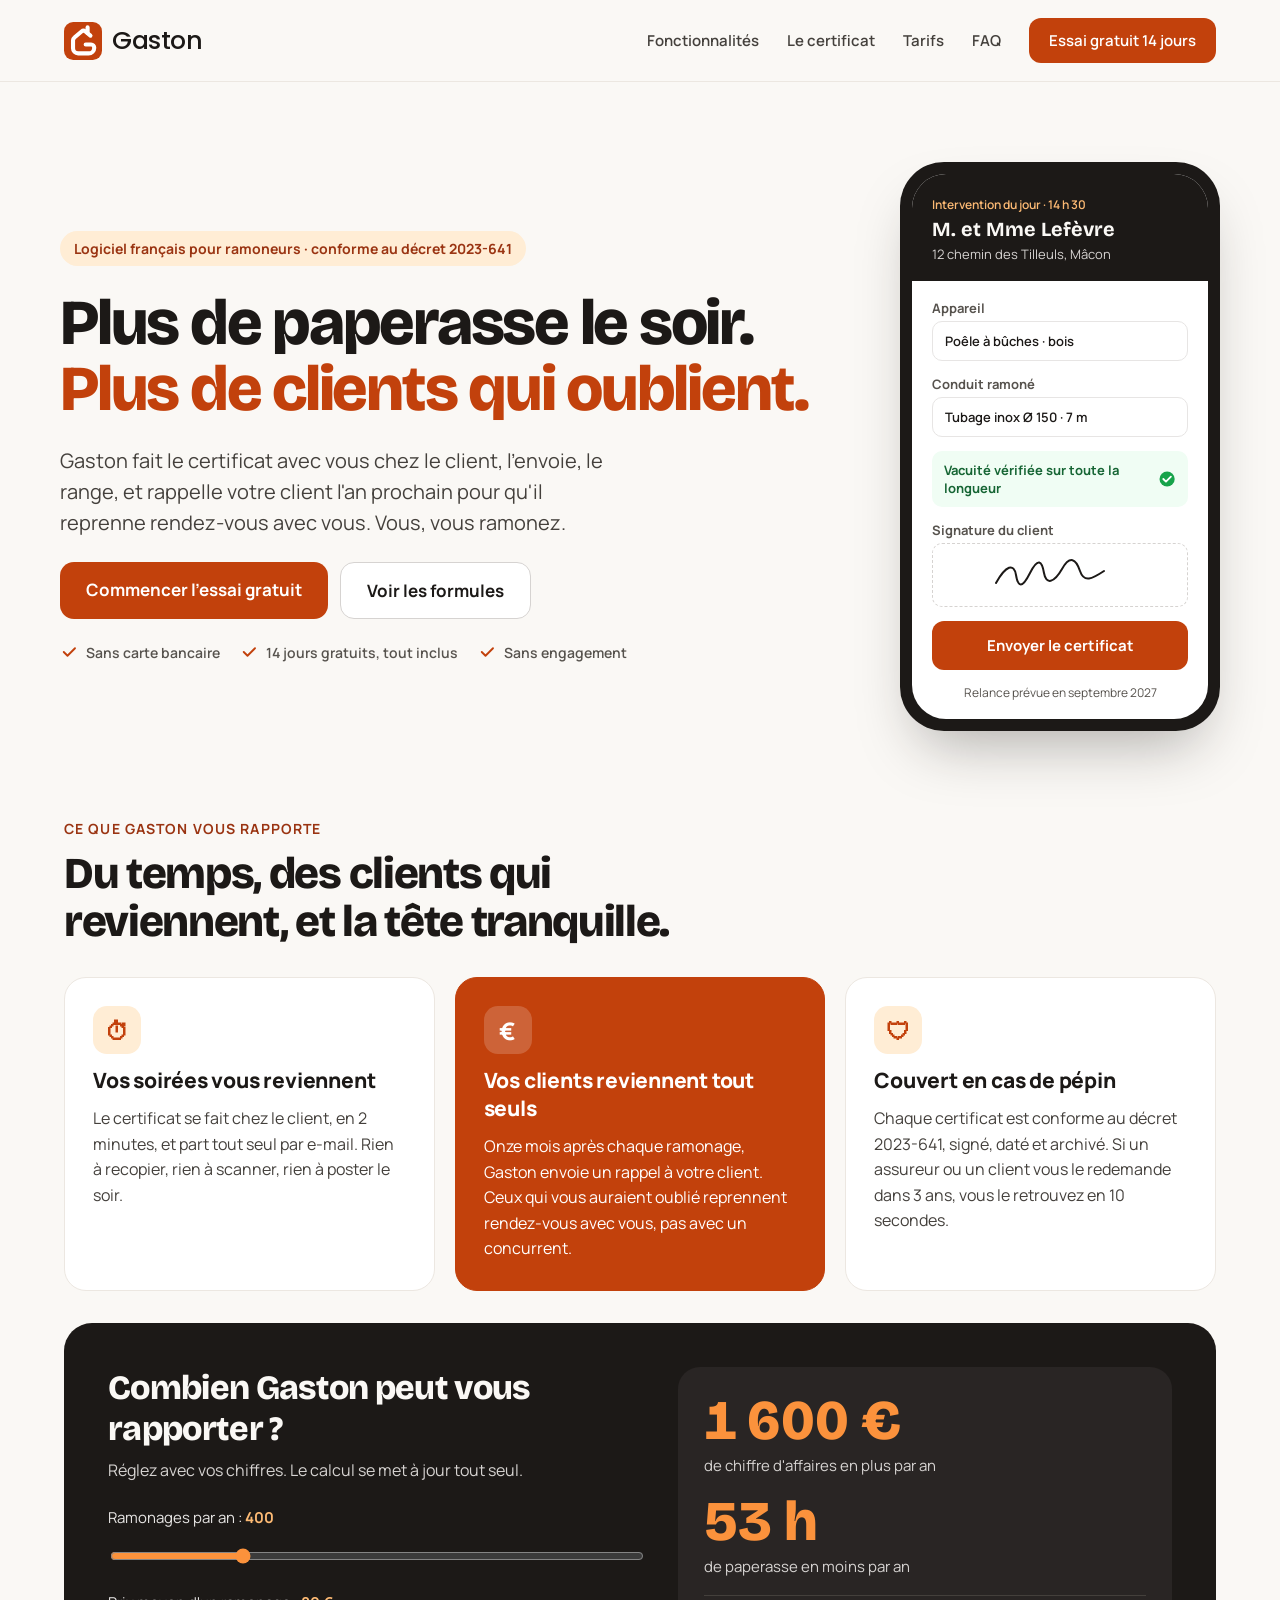
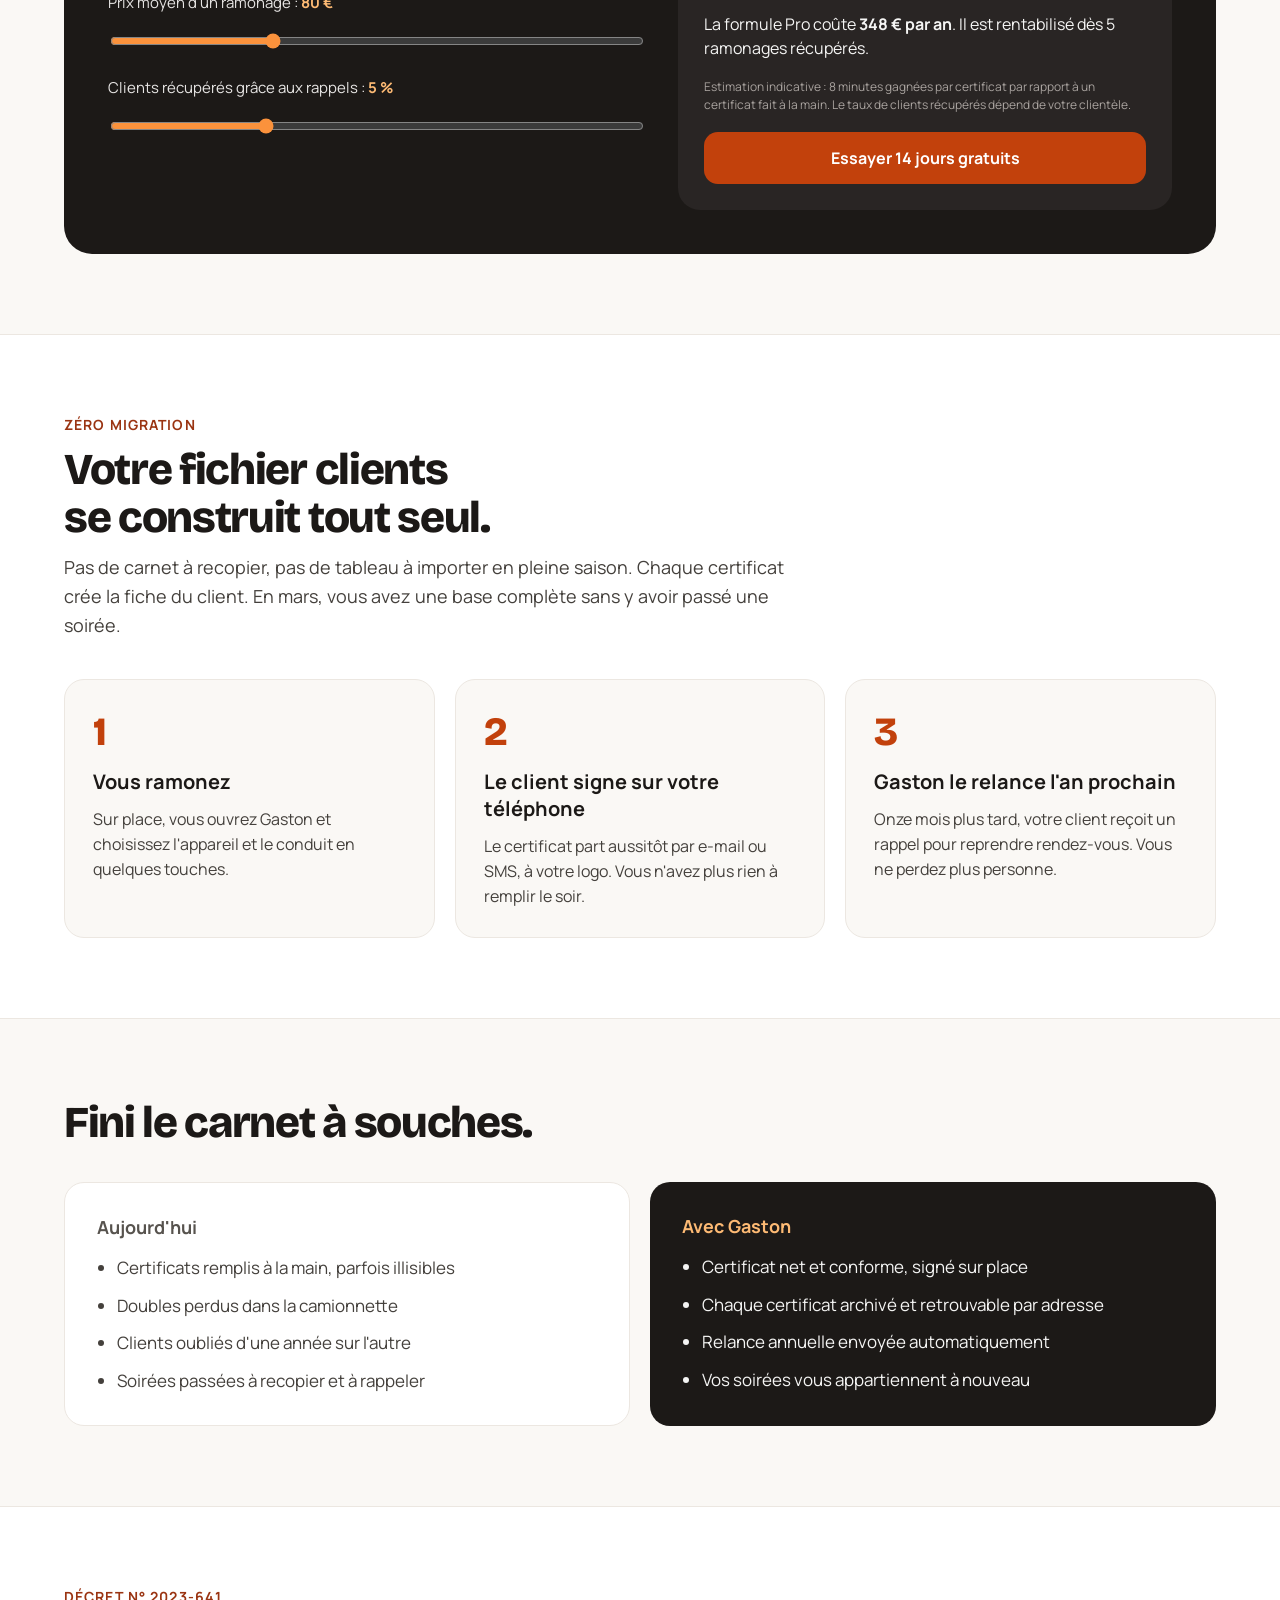
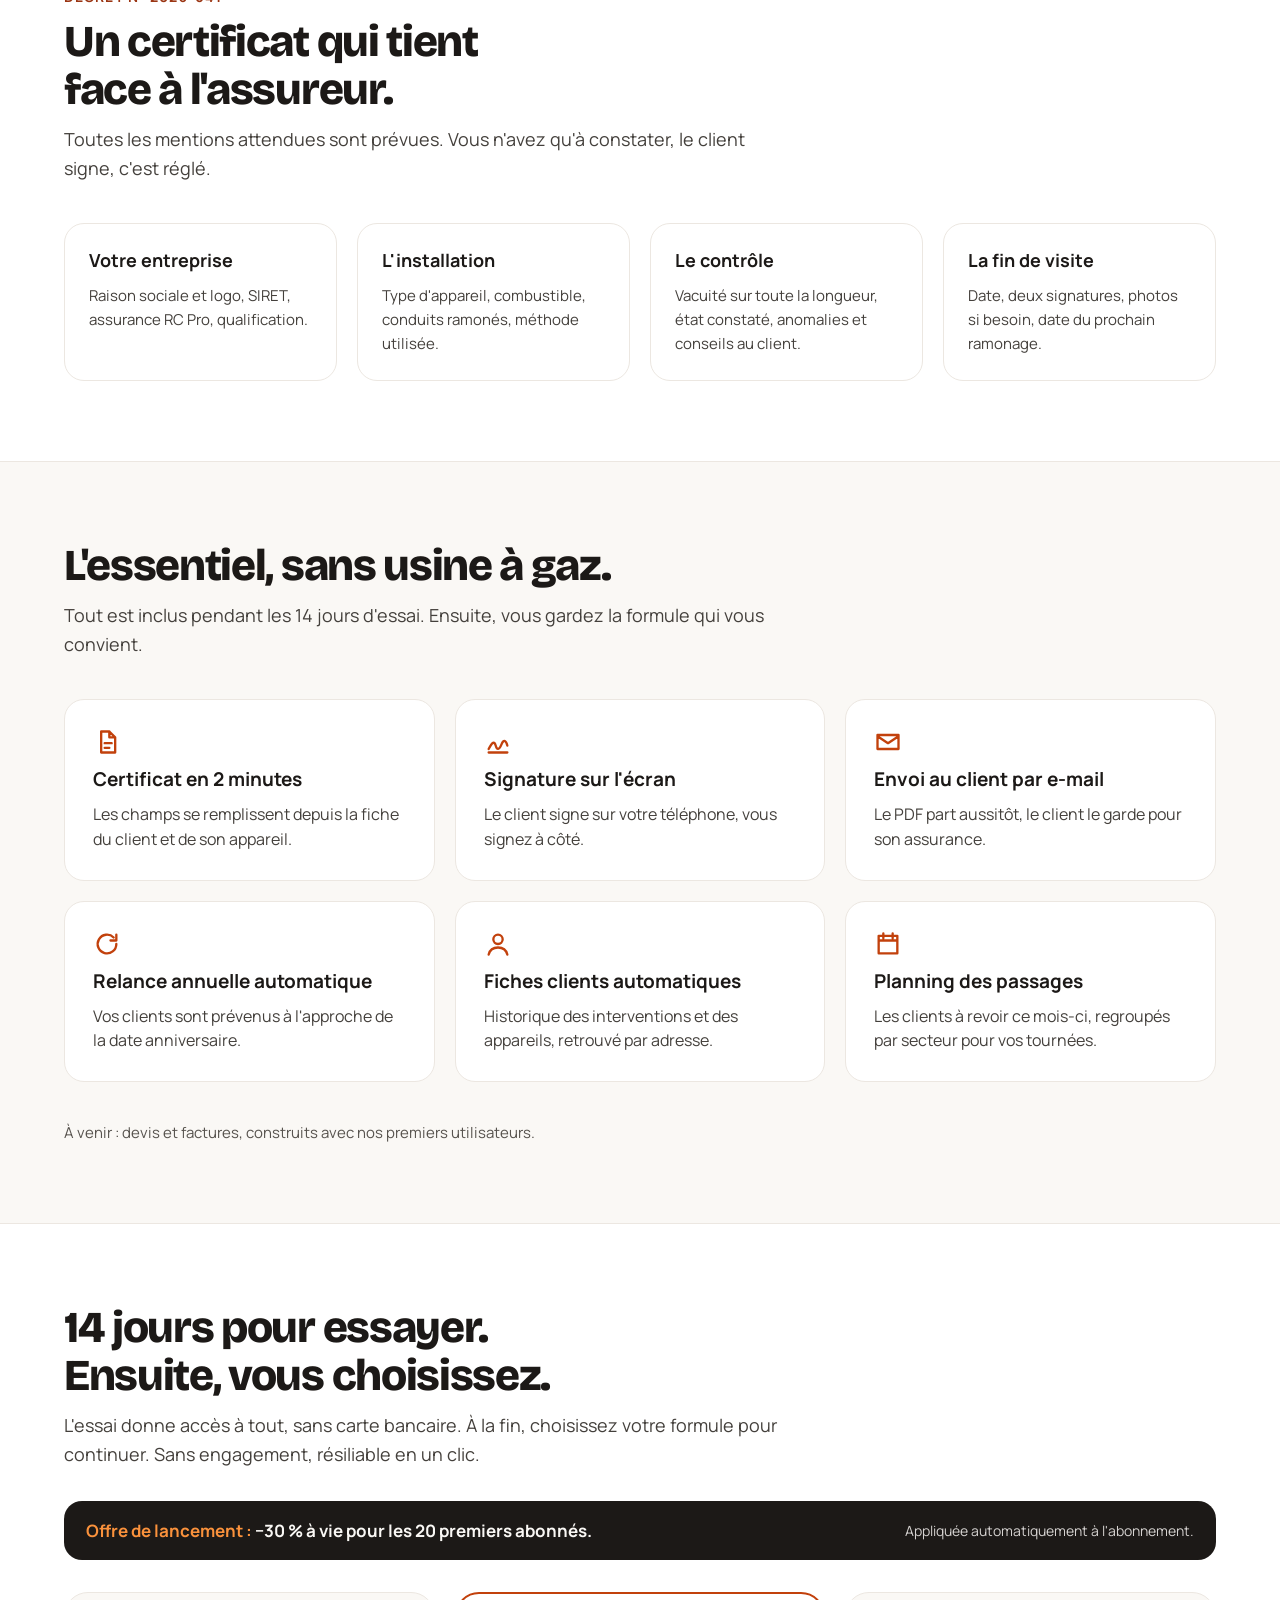
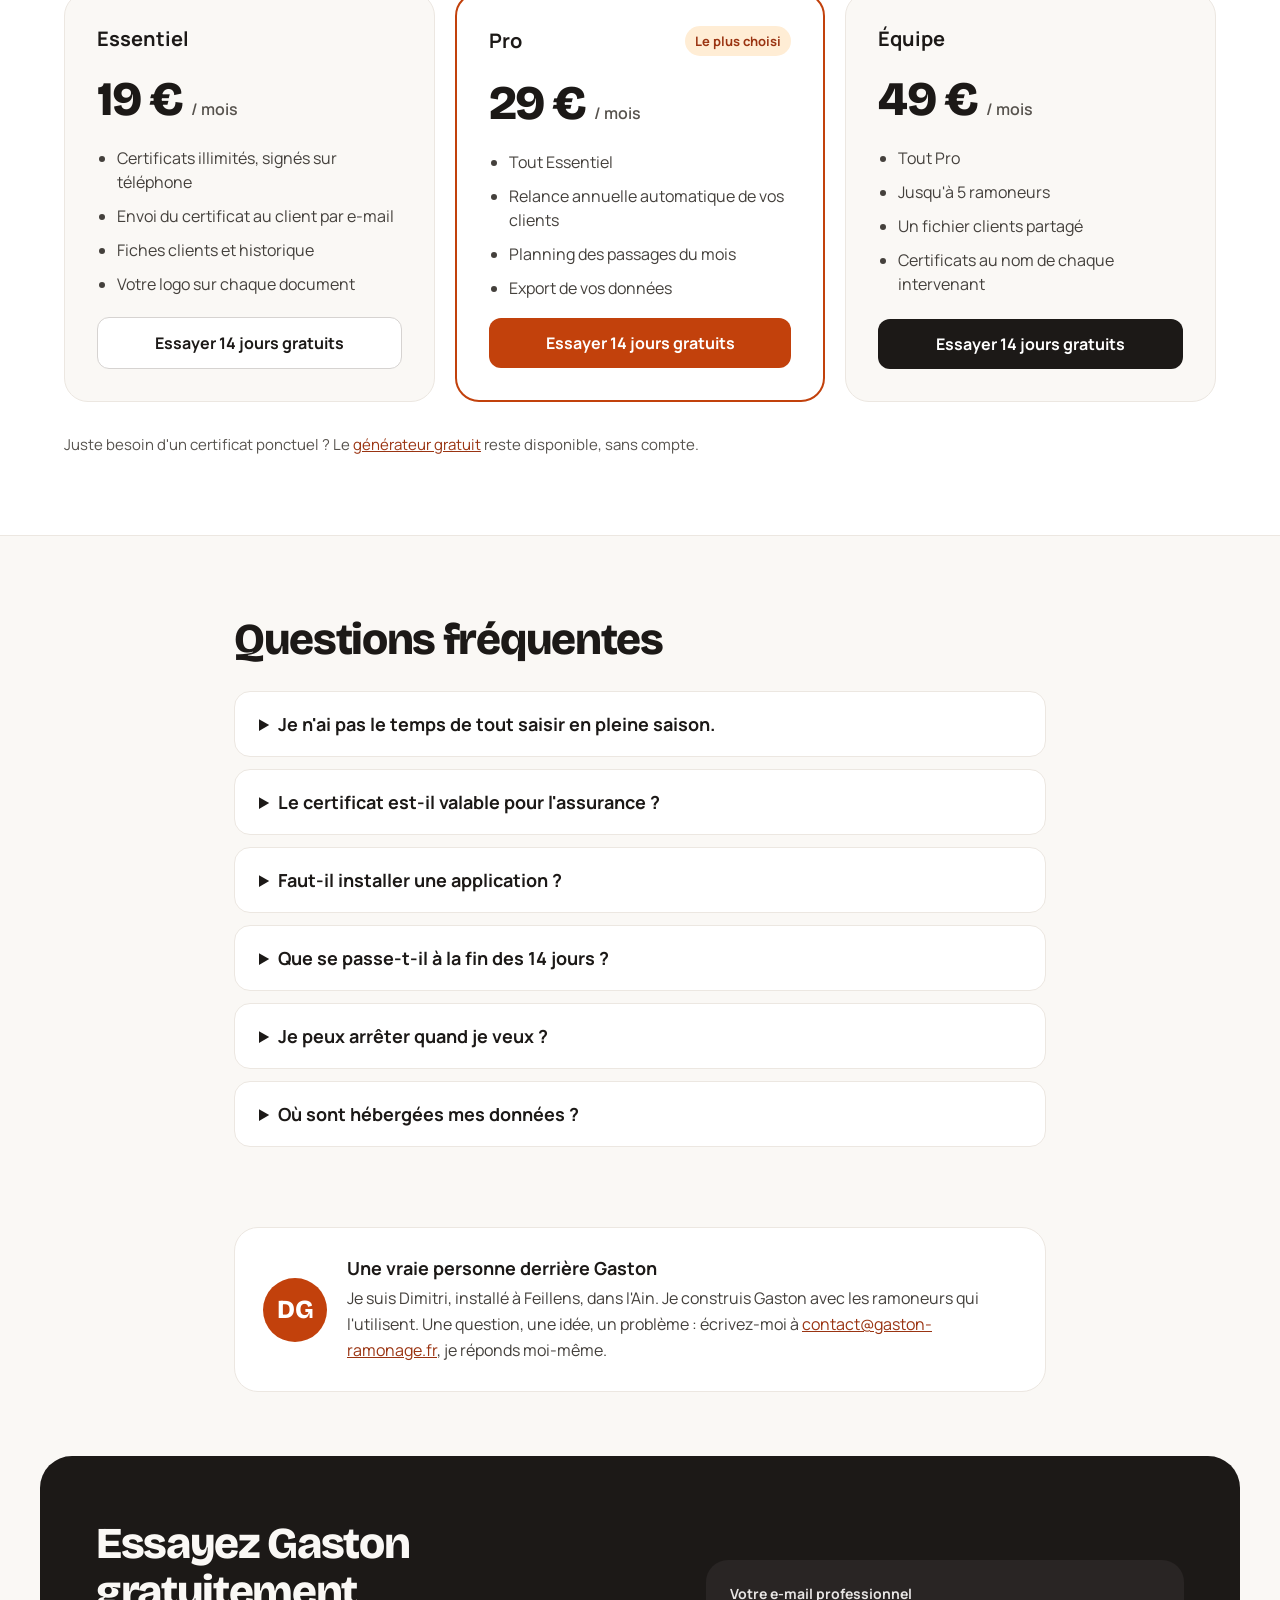
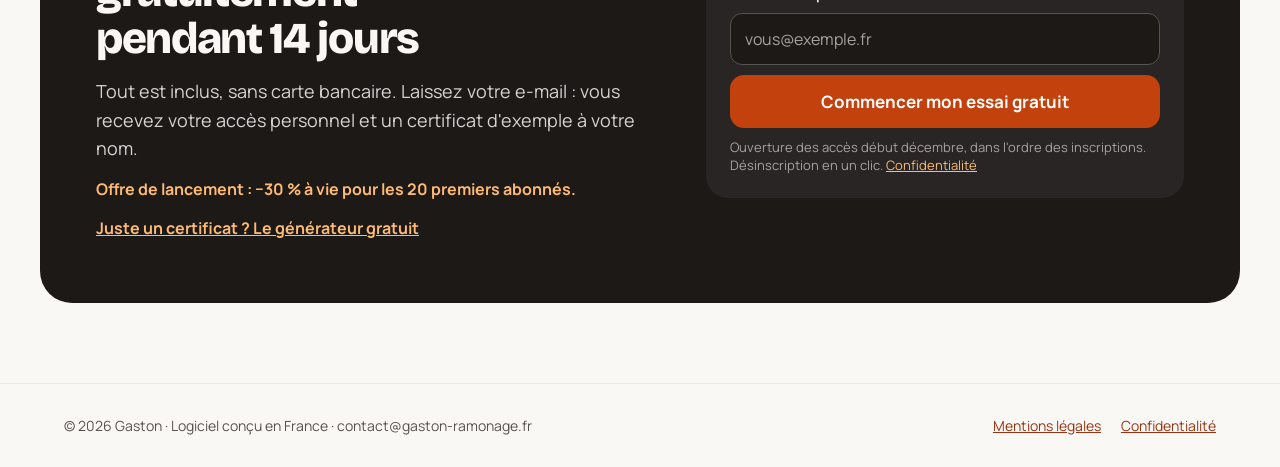
<file: index.html>
<!doctype html>
<html lang="fr">
<head>
<meta charset="utf-8">
<meta name="viewport" content="width=device-width, initial-scale=1">
<title>Gaston | Logiciel pour ramoneurs : certificat de ramonage en 2 minutes</title>
<link rel="icon" href="/favicon.svg" type="image/svg+xml">
<link rel="apple-touch-icon" href="/apple-touch-icon.png">
<link rel="stylesheet" href="https://fonts.googleapis.com/css2?family=Poppins:wght@500&display=swap">
<meta name="description" content="Le logiciel des ramoneurs : certificat signé sur téléphone en 2 minutes, clients relancés automatiquement chaque année. Essai gratuit 14 jours, sans carte bancaire.">
<meta name="theme-color" content="#1C1917">
<link rel="preconnect" href="https://fonts.googleapis.com">
<link rel="preconnect" href="https://fonts.gstatic.com" crossorigin>
<link rel="stylesheet" href="https://fonts.googleapis.com/css2?family=Bricolage+Grotesque:opsz,wght@12..96,600;12..96,700;12..96,800&family=Manrope:wght@400;500;600;700&display=swap">
<link rel="stylesheet" href="landing.css">
</head>
<body>
<div style="font-family: 'Manrope', system-ui, sans-serif; color: #1C1917; background: #FAF8F5; min-height: 100vh;">

<!-- Navigation -->
<header style="border-bottom: 1px solid #ECE7E1; background: #FAF8F5;">
<div style="max-width: 1200px; margin: 0 auto; padding: 18px 24px; display: flex; flex-wrap: wrap; align-items: center; justify-content: space-between; gap: 16px;">
<a href="/" style="display: flex; align-items: center; gap: 10px; text-decoration: none; color: #1C1917;">
<svg width="38" height="38" viewBox="0 0 240 240" aria-hidden="true"><rect width="240" height="240" rx="58" fill="#C2410C"/><g transform="translate(3 4)" fill="none" stroke="#FFFFFF" stroke-width="26" stroke-linecap="round" stroke-linejoin="round"><path d="M134 138 H168 A20 20 0 0 1 188 158 A36 36 0 0 1 152 194 H86 A32 32 0 0 1 54 162 V112 Q54 101 63 94 L108 56 Q120 46 132 56 L164 82"/><path d="M146 66 V30"/></g></svg>
<span style="font-family: 'Poppins', 'Manrope', sans-serif; font-weight: 500; font-size: 25px; letter-spacing: -0.02em;">Gaston</span>
</a>
<nav aria-label="Navigation principale" style="display: flex; flex-wrap: wrap; align-items: center; gap: 28px; font-size: 15px; font-weight: 600;">
<a href="#fonctionnalites" style="color: #44403C; text-decoration: none;">Fonctionnalités</a>
<a href="#certificat" style="color: #44403C; text-decoration: none;">Le certificat</a>
<a href="#tarifs" style="color: #44403C; text-decoration: none;">Tarifs</a>
<a href="#faq" style="color: #44403C; text-decoration: none;">FAQ</a>
<a href="#essai" style="background: #C2410C; color: #FFFFFF; text-decoration: none; padding: 12px 20px; border-radius: 12px; min-height: 44px; box-sizing: border-box; display: inline-flex; align-items: center;">Essai gratuit 14 jours</a>
</nav>
</div>
</header>

<!-- Hero -->
<section id="top" style="max-width: 1200px; margin: 0 auto; padding: clamp(40px, 8vw, 80px) 20px 64px; display: flex; flex-wrap: wrap; align-items: center; gap: 56px;">
<div style="flex: 1 1 480px; min-width: 0; display: flex; flex-direction: column; gap: 24px;">
<p style="margin: 0; align-self: flex-start; background: #FFEDD5; color: #9A3412; font-size: 14px; font-weight: 700; padding: 8px 14px; border-radius: 999px;">Logiciel français pour ramoneurs · conforme au décret 2023-641</p>
<h1 style="margin: 0; font-family: 'Bricolage Grotesque', sans-serif; font-weight: 800; font-size: clamp(40px, 9vw, 64px); line-height: 1.02; letter-spacing: -0.035em;">Plus de paperasse le soir.<br><span style="color: #C2410C;">Plus de clients qui oublient.</span></h1>
<p style="margin: 0; font-size: 20px; line-height: 1.55; color: #44403C; max-width: 560px;">Gaston fait le certificat avec vous chez le client, l'envoie, le range, et rappelle votre client l'an prochain pour qu'il reprenne rendez-vous avec vous. Vous, vous ramonez.</p>
<div style="display: flex; flex-wrap: wrap; gap: 12px;">
<a href="#essai" style="background: #C2410C; color: #FFFFFF; text-decoration: none; font-weight: 700; font-size: 17px; padding: 16px 26px; border-radius: 14px; min-height: 44px; box-sizing: border-box;">Commencer l'essai gratuit</a>
<a href="#tarifs" style="background: #FFFFFF; color: #1C1917; text-decoration: none; font-weight: 700; font-size: 17px; padding: 16px 26px; border-radius: 14px; border: 1.5px solid #D6D3D1; min-height: 44px; box-sizing: border-box;">Voir les formules</a>
</div>
<ul style="margin: 0; padding: 0; list-style: none; display: flex; flex-wrap: wrap; gap: 20px; font-size: 14px; font-weight: 600; color: #57534E;">
<li style="display: flex; align-items: center; gap: 8px;"><svg width="18" height="18" viewBox="0 0 24 24" aria-hidden="true"><path d="M5 12l5 5L20 7" fill="none" stroke="#C2410C" stroke-width="2.5" stroke-linecap="round" stroke-linejoin="round"></path></svg>Sans carte bancaire</li>
<li style="display: flex; align-items: center; gap: 8px;"><svg width="18" height="18" viewBox="0 0 24 24" aria-hidden="true"><path d="M5 12l5 5L20 7" fill="none" stroke="#C2410C" stroke-width="2.5" stroke-linecap="round" stroke-linejoin="round"></path></svg>14 jours gratuits, tout inclus</li>
<li style="display: flex; align-items: center; gap: 8px;"><svg width="18" height="18" viewBox="0 0 24 24" aria-hidden="true"><path d="M5 12l5 5L20 7" fill="none" stroke="#C2410C" stroke-width="2.5" stroke-linecap="round" stroke-linejoin="round"></path></svg>Sans engagement</li>
</ul>
</div>

<!-- Phone mockup -->
<div style="flex: 0 0 auto; margin: 0 auto; width: 320px; background: #1C1917; border-radius: 44px; padding: 12px; box-shadow: 0 30px 60px -20px rgba(28,25,23,0.35);">
<div style="background: #FFFFFF; border-radius: 34px; overflow: hidden; display: flex; flex-direction: column;">
<div style="background: #1C1917; color: #FAF8F5; padding: 22px 20px 18px; display: flex; flex-direction: column; gap: 4px;">
<span style="font-size: 12px; font-weight: 600; color: #FDBA74;">Intervention du jour · 14 h 30</span>
<span style="font-family: 'Bricolage Grotesque', sans-serif; font-weight: 700; font-size: 20px;">M. et Mme Lefèvre</span>
<span style="font-size: 13px; color: #D6D3D1;">12 chemin des Tilleuls, Mâcon</span>
</div>
<div style="padding: 18px 20px; display: flex; flex-direction: column; gap: 14px; font-size: 13px;">
<div style="display: flex; flex-direction: column; gap: 4px;">
<span style="font-weight: 700; color: #57534E;">Appareil</span>
<span style="border: 1px solid #E7E5E4; border-radius: 10px; padding: 10px 12px; font-weight: 600;">Poêle à bûches · bois</span>
</div>
<div style="display: flex; flex-direction: column; gap: 4px;">
<span style="font-weight: 700; color: #57534E;">Conduit ramoné</span>
<span style="border: 1px solid #E7E5E4; border-radius: 10px; padding: 10px 12px; font-weight: 600;">Tubage inox Ø 150 · 7 m</span>
</div>
<div style="display: flex; align-items: center; justify-content: space-between; background: #F0FDF4; border-radius: 10px; padding: 10px 12px;">
<span style="font-weight: 700; color: #166534;">Vacuité vérifiée sur toute la longueur</span>
<svg width="20" height="20" viewBox="0 0 24 24" aria-hidden="true"><circle cx="12" cy="12" r="10" fill="#16A34A"></circle><path d="M7 12l3.5 3.5L17 9" fill="none" stroke="#FFFFFF" stroke-width="2.4" stroke-linecap="round" stroke-linejoin="round"></path></svg>
</div>
<div style="display: flex; flex-direction: column; gap: 4px;">
<span style="font-weight: 700; color: #57534E;">Signature du client</span>
<div style="border: 1.5px dashed #D6D3D1; border-radius: 10px; height: 64px; display: flex; align-items: center; justify-content: center;">
<svg width="140" height="40" viewBox="0 0 140 40" aria-hidden="true"><path d="M6 28c10-18 18-20 20-8s6 14 14-2 12-12 14 0 10 10 18-4 14-10 18 2 12 8 24 0" fill="none" stroke="#1C1917" stroke-width="2" stroke-linecap="round"></path></svg>
</div>
</div>
<div style="background: #C2410C; color: #FFFFFF; border-radius: 12px; padding: 14px; text-align: center; font-weight: 700; font-size: 15px;">Envoyer le certificat</div>
<span style="text-align: center; font-size: 12px; color: #57534E;">Relance prévue en septembre 2027</span>
</div>
</div>
</div>
</section>

<!-- Ce que Gaston vous rapporte -->
<section id="gains" style="max-width: 1200px; margin: 0 auto; padding: 24px 24px 80px; display: flex; flex-direction: column; gap: 32px;">
<div style="display: flex; flex-direction: column; gap: 12px; max-width: 760px;">
<p style="margin: 0; font-size: 14px; font-weight: 700; color: #9A3412; text-transform: uppercase; letter-spacing: 0.08em;">Ce que Gaston vous rapporte</p>
<h2 style="margin: 0; font-family: 'Bricolage Grotesque', sans-serif; font-weight: 800; font-size: clamp(30px, 6vw, 44px); line-height: 1.08; letter-spacing: -0.03em;">Du temps, des clients qui reviennent, et la tête tranquille.</h2>
</div>
<div class="gains">
<div class="gain"><span class="gain-k">⏱</span><h3>Vos soirées vous reviennent</h3><p>Le certificat se fait chez le client, en 2 minutes, et part tout seul par e-mail. Rien à recopier, rien à scanner, rien à poster le soir.</p></div>
<div class="gain gain-hl"><span class="gain-k">€</span><h3>Vos clients reviennent tout seuls</h3><p>Onze mois après chaque ramonage, Gaston envoie un rappel à votre client. Ceux qui vous auraient oublié reprennent rendez-vous avec vous, pas avec un concurrent.</p></div>
<div class="gain"><span class="gain-k">🛡</span><h3>Couvert en cas de pépin</h3><p>Chaque certificat est conforme au décret 2023-641, signé, daté et archivé. Si un assureur ou un client vous le redemande dans 3 ans, vous le retrouvez en 10 secondes.</p></div>
</div>

<div class="calc" id="calcul">
<div class="calc-text">
<h3>Combien Gaston peut vous rapporter ?</h3>
<p>Réglez avec vos chiffres. Le calcul se met à jour tout seul.</p>
<label for="c-clients">Ramonages par an : <b id="c-clients-v">400</b></label>
<input id="c-clients" type="range" min="50" max="1500" step="50" value="400">
<label for="c-prix">Prix moyen d'un ramonage : <b id="c-prix-v">80 €</b></label>
<input id="c-prix" type="range" min="50" max="150" step="5" value="80">
<label for="c-retour">Clients récupérés grâce aux rappels : <b id="c-retour-v">5 %</b></label>
<input id="c-retour" type="range" min="1" max="15" step="1" value="5">
</div>
<div class="calc-res">
<div><span class="calc-big" id="c-ca">1 600 €</span><span class="calc-lbl">de chiffre d'affaires en plus par an</span></div>
<div><span class="calc-big" id="c-h">53 h</span><span class="calc-lbl">de paperasse en moins par an</span></div>
<div class="calc-cmp">La formule Pro coûte <b>348 € par an</b>. <span id="c-rent">Il est rentabilisé dès 5 ramonages récupérés.</span></div>
<p class="calc-note">Estimation indicative : 8 minutes gagnées par certificat par rapport à un certificat fait à la main. Le taux de clients récupérés dépend de votre clientèle.</p>
<a href="#essai" class="calc-cta">Essayer 14 jours gratuits</a>
</div>
</div>
</section>

<!-- Comment ça marche -->
<section style="background: #FFFFFF; border-top: 1px solid #ECE7E1; border-bottom: 1px solid #ECE7E1;">
<div style="max-width: 1200px; margin: 0 auto; padding: 80px 24px; display: flex; flex-direction: column; gap: 40px;">
<div style="display: flex; flex-direction: column; gap: 12px; max-width: 720px;">
<p style="margin: 0; font-size: 14px; font-weight: 700; color: #9A3412; text-transform: uppercase; letter-spacing: 0.08em;">Zéro migration</p>
<h2 style="margin: 0; font-family: 'Bricolage Grotesque', sans-serif; font-weight: 800; font-size: clamp(30px, 6vw, 44px); line-height: 1.08; letter-spacing: -0.03em;">Votre fichier clients se construit tout seul.</h2>
<p style="margin: 0; font-size: 18px; line-height: 1.6; color: #44403C;">Pas de carnet à recopier, pas de tableau à importer en pleine saison. Chaque certificat crée la fiche du client. En mars, vous avez une base complète sans y avoir passé une soirée.</p>
</div>
<div style="display: flex; flex-wrap: wrap; gap: 20px;">
<div style="flex: 1 1 300px; background: #FAF8F5; border: 1px solid #ECE7E1; border-radius: 20px; padding: 28px; display: flex; flex-direction: column; gap: 12px;">
<span style="font-family: 'Bricolage Grotesque', sans-serif; font-weight: 800; font-size: 40px; color: #C2410C;">1</span>
<h3 style="margin: 0; font-size: 20px; font-weight: 700;">Vous ramonez</h3>
<p style="margin: 0; font-size: 16px; line-height: 1.55; color: #44403C;">Sur place, vous ouvrez Gaston et choisissez l'appareil et le conduit en quelques touches.</p>
</div>
<div style="flex: 1 1 300px; background: #FAF8F5; border: 1px solid #ECE7E1; border-radius: 20px; padding: 28px; display: flex; flex-direction: column; gap: 12px;">
<span style="font-family: 'Bricolage Grotesque', sans-serif; font-weight: 800; font-size: 40px; color: #C2410C;">2</span>
<h3 style="margin: 0; font-size: 20px; font-weight: 700;">Le client signe sur votre téléphone</h3>
<p style="margin: 0; font-size: 16px; line-height: 1.55; color: #44403C;">Le certificat part aussitôt par e-mail ou SMS, à votre logo. Vous n'avez plus rien à remplir le soir.</p>
</div>
<div style="flex: 1 1 300px; background: #FAF8F5; border: 1px solid #ECE7E1; border-radius: 20px; padding: 28px; display: flex; flex-direction: column; gap: 12px;">
<span style="font-family: 'Bricolage Grotesque', sans-serif; font-weight: 800; font-size: 40px; color: #C2410C;">3</span>
<h3 style="margin: 0; font-size: 20px; font-weight: 700;">Gaston le relance l'an prochain</h3>
<p style="margin: 0; font-size: 16px; line-height: 1.55; color: #44403C;">Onze mois plus tard, votre client reçoit un rappel pour reprendre rendez-vous. Vous ne perdez plus personne.</p>
</div>
</div>
</div>
</section>

<!-- Avant / Après -->
<section style="max-width: 1200px; margin: 0 auto; padding: 80px 24px; display: flex; flex-direction: column; gap: 36px;">
<h2 style="margin: 0; font-family: 'Bricolage Grotesque', sans-serif; font-weight: 800; font-size: clamp(30px, 6vw, 44px); line-height: 1.08; letter-spacing: -0.03em; max-width: 720px;">Fini le carnet à souches.</h2>
<div style="display: flex; flex-wrap: wrap; gap: 20px;">
<div style="flex: 1 1 420px; background: #FFFFFF; border: 1px solid #ECE7E1; border-radius: 20px; padding: 32px; display: flex; flex-direction: column; gap: 16px;">
<h3 style="margin: 0; font-size: 18px; font-weight: 700; color: #57534E;">Aujourd'hui</h3>
<ul style="margin: 0; padding: 0 0 0 20px; display: flex; flex-direction: column; gap: 12px; font-size: 17px; line-height: 1.5; color: #44403C;">
<li>Certificats remplis à la main, parfois illisibles</li>
<li>Doubles perdus dans la camionnette</li>
<li>Clients oubliés d'une année sur l'autre</li>
<li>Soirées passées à recopier et à rappeler</li>
</ul>
</div>
<div style="flex: 1 1 420px; background: #1C1917; color: #FAF8F5; border-radius: 20px; padding: 32px; display: flex; flex-direction: column; gap: 16px;">
<h3 style="margin: 0; font-size: 18px; font-weight: 700; color: #FDBA74;">Avec Gaston</h3>
<ul style="margin: 0; padding: 0 0 0 20px; display: flex; flex-direction: column; gap: 12px; font-size: 17px; line-height: 1.5; color: #F5F5F4;">
<li>Certificat net et conforme, signé sur place</li>
<li>Chaque certificat archivé et retrouvable par adresse</li>
<li>Relance annuelle envoyée automatiquement</li>
<li>Vos soirées vous appartiennent à nouveau</li>
</ul>
</div>
</div>
</section>

<!-- Le certificat -->
<section id="certificat" style="background: #FFFFFF; border-top: 1px solid #ECE7E1; border-bottom: 1px solid #ECE7E1;">
<div style="max-width: 1200px; margin: 0 auto; padding: 80px 24px; display: flex; flex-direction: column; gap: 40px;">
<div style="display: flex; flex-direction: column; gap: 12px; max-width: 720px;">
<p style="margin: 0; font-size: 14px; font-weight: 700; color: #9A3412; text-transform: uppercase; letter-spacing: 0.08em;">Décret n° 2023-641</p>
<h2 style="margin: 0; font-family: 'Bricolage Grotesque', sans-serif; font-weight: 800; font-size: clamp(30px, 6vw, 44px); line-height: 1.08; letter-spacing: -0.03em;">Un certificat qui tient face à l'assureur.</h2>
<p style="margin: 0; font-size: 18px; line-height: 1.6; color: #44403C;">Toutes les mentions attendues sont prévues. Vous n'avez qu'à constater, le client signe, c'est réglé.</p>
</div>
<div style="display: flex; flex-wrap: wrap; gap: 20px;">
<div style="flex: 1 1 240px; border: 1px solid #ECE7E1; border-radius: 20px; padding: 24px; display: flex; flex-direction: column; gap: 12px;">
<h3 style="margin: 0; font-size: 18px; font-weight: 700;">Votre entreprise</h3>
<p style="margin: 0; font-size: 15px; line-height: 1.6; color: #44403C;">Raison sociale et logo, SIRET, assurance RC Pro, qualification.</p>
</div>
<div style="flex: 1 1 240px; border: 1px solid #ECE7E1; border-radius: 20px; padding: 24px; display: flex; flex-direction: column; gap: 12px;">
<h3 style="margin: 0; font-size: 18px; font-weight: 700;">L'installation</h3>
<p style="margin: 0; font-size: 15px; line-height: 1.6; color: #44403C;">Type d'appareil, combustible, conduits ramonés, méthode utilisée.</p>
</div>
<div style="flex: 1 1 240px; border: 1px solid #ECE7E1; border-radius: 20px; padding: 24px; display: flex; flex-direction: column; gap: 12px;">
<h3 style="margin: 0; font-size: 18px; font-weight: 700;">Le contrôle</h3>
<p style="margin: 0; font-size: 15px; line-height: 1.6; color: #44403C;">Vacuité sur toute la longueur, état constaté, anomalies et conseils au client.</p>
</div>
<div style="flex: 1 1 240px; border: 1px solid #ECE7E1; border-radius: 20px; padding: 24px; display: flex; flex-direction: column; gap: 12px;">
<h3 style="margin: 0; font-size: 18px; font-weight: 700;">La fin de visite</h3>
<p style="margin: 0; font-size: 15px; line-height: 1.6; color: #44403C;">Date, deux signatures, photos si besoin, date du prochain ramonage.</p>
</div>
</div>
</div>
</section>

<!-- Fonctionnalités -->
<section id="fonctionnalites" style="max-width: 1200px; margin: 0 auto; padding: 80px 24px; display: flex; flex-direction: column; gap: 40px;">
<div style="display: flex; flex-direction: column; gap: 12px; max-width: 720px;">
<h2 style="margin: 0; font-family: 'Bricolage Grotesque', sans-serif; font-weight: 800; font-size: clamp(30px, 6vw, 44px); line-height: 1.08; letter-spacing: -0.03em;">L'essentiel, sans usine à gaz.</h2>
<p style="margin: 0; font-size: 18px; line-height: 1.6; color: #44403C;">Tout est inclus pendant les 14 jours d'essai. Ensuite, vous gardez la formule qui vous convient.</p>
</div>
<div style="display: flex; flex-wrap: wrap; gap: 20px;">
<div style="flex: 1 1 340px; background: #FFFFFF; border: 1px solid #ECE7E1; border-radius: 20px; padding: 28px; display: flex; flex-direction: column; gap: 10px;">
<svg width="28" height="28" viewBox="0 0 24 24" aria-hidden="true"><path d="M7 3h7l5 5v13H7z M14 3v5h5 M10 13h6 M10 17h4" fill="none" stroke="#C2410C" stroke-width="2" stroke-linecap="round" stroke-linejoin="round"></path></svg>
<h3 style="margin: 0; font-size: 19px; font-weight: 700;">Certificat en 2 minutes</h3>
<p style="margin: 0; font-size: 16px; line-height: 1.55; color: #44403C;">Les champs se remplissent depuis la fiche du client et de son appareil.</p>
</div>
<div style="flex: 1 1 340px; background: #FFFFFF; border: 1px solid #ECE7E1; border-radius: 20px; padding: 28px; display: flex; flex-direction: column; gap: 10px;">
<svg width="28" height="28" viewBox="0 0 24 24" aria-hidden="true"><path d="M4 18c3-6 5-7 6-3s3 4 5-1 4-3 5 1" fill="none" stroke="#C2410C" stroke-width="2" stroke-linecap="round"></path><path d="M4 21h16" stroke="#C2410C" stroke-width="2" stroke-linecap="round"></path></svg>
<h3 style="margin: 0; font-size: 19px; font-weight: 700;">Signature sur l'écran</h3>
<p style="margin: 0; font-size: 16px; line-height: 1.55; color: #44403C;">Le client signe sur votre téléphone, vous signez à côté.</p>
</div>
<div style="flex: 1 1 340px; background: #FFFFFF; border: 1px solid #ECE7E1; border-radius: 20px; padding: 28px; display: flex; flex-direction: column; gap: 10px;">
<svg width="28" height="28" viewBox="0 0 24 24" aria-hidden="true"><path d="M3 6h18v12H3z M3 7l9 6 9-6" fill="none" stroke="#C2410C" stroke-width="2" stroke-linejoin="round"></path></svg>
<h3 style="margin: 0; font-size: 19px; font-weight: 700;">Envoi au client par e-mail</h3>
<p style="margin: 0; font-size: 16px; line-height: 1.55; color: #44403C;">Le PDF part aussitôt, le client le garde pour son assurance.</p>
</div>
<div style="flex: 1 1 340px; background: #FFFFFF; border: 1px solid #ECE7E1; border-radius: 20px; padding: 28px; display: flex; flex-direction: column; gap: 10px;">
<svg width="28" height="28" viewBox="0 0 24 24" aria-hidden="true"><path d="M20 12a8 8 0 1 1-2.3-5.6 M20 4v5h-5" fill="none" stroke="#C2410C" stroke-width="2" stroke-linecap="round" stroke-linejoin="round"></path></svg>
<h3 style="margin: 0; font-size: 19px; font-weight: 700;">Relance annuelle automatique</h3>
<p style="margin: 0; font-size: 16px; line-height: 1.55; color: #44403C;">Vos clients sont prévenus à l'approche de la date anniversaire.</p>
</div>
<div style="flex: 1 1 340px; background: #FFFFFF; border: 1px solid #ECE7E1; border-radius: 20px; padding: 28px; display: flex; flex-direction: column; gap: 10px;">
<svg width="28" height="28" viewBox="0 0 24 24" aria-hidden="true"><path d="M12 12a4 4 0 1 0 0-8 4 4 0 0 0 0 8z M4 21c1-4 4-6 8-6s7 2 8 6" fill="none" stroke="#C2410C" stroke-width="2" stroke-linecap="round"></path></svg>
<h3 style="margin: 0; font-size: 19px; font-weight: 700;">Fiches clients automatiques</h3>
<p style="margin: 0; font-size: 16px; line-height: 1.55; color: #44403C;">Historique des interventions et des appareils, retrouvé par adresse.</p>
</div>
<div style="flex: 1 1 340px; background: #FFFFFF; border: 1px solid #ECE7E1; border-radius: 20px; padding: 28px; display: flex; flex-direction: column; gap: 10px;">
<svg width="28" height="28" viewBox="0 0 24 24" aria-hidden="true"><path d="M4 5h16v15H4z M4 9h16 M8 3v4 M16 3v4" fill="none" stroke="#C2410C" stroke-width="2" stroke-linecap="round" stroke-linejoin="round"></path></svg>
<h3 style="margin: 0; font-size: 19px; font-weight: 700;">Planning des passages</h3>
<p style="margin: 0; font-size: 16px; line-height: 1.55; color: #44403C;">Les clients à revoir ce mois-ci, regroupés par secteur pour vos tournées.</p>
</div>
</div>
<p style="margin: 0; font-size: 15px; color: #57534E;">À venir : devis et factures, construits avec nos premiers utilisateurs.</p>
</section>

<!-- Tarifs -->
<section id="tarifs" style="background: #FFFFFF; border-top: 1px solid #ECE7E1; border-bottom: 1px solid #ECE7E1;">
<div style="max-width: 1200px; margin: 0 auto; padding: 80px 24px; display: flex; flex-direction: column; gap: 32px;">
<div style="display: flex; flex-direction: column; gap: 12px; max-width: 720px;">
<h2 style="margin: 0; font-family: 'Bricolage Grotesque', sans-serif; font-weight: 800; font-size: clamp(30px, 6vw, 44px); line-height: 1.08; letter-spacing: -0.03em;">14 jours pour essayer. Ensuite, vous choisissez.</h2>
<p style="margin: 0; font-size: 18px; line-height: 1.6; color: #44403C;">L'essai donne accès à tout, sans carte bancaire. À la fin, choisissez votre formule pour continuer. Sans engagement, résiliable en un clic.</p>
</div>
<div style="background: #1C1917; color: #FAF8F5; border-radius: 18px; padding: 18px 22px; display: flex; flex-wrap: wrap; gap: 8px 16px; align-items: center; justify-content: space-between;">
<span style="font-weight: 700; font-size: 17px;"><span style="color: #FB923C;">Offre de lancement :</span> −30 % à vie pour les 20 premiers abonnés.</span>
<span style="font-size: 14px; color: #D6D3D1;">Appliquée automatiquement à l'abonnement.</span>
</div>
<div style="display: flex; flex-wrap: wrap; gap: 20px; align-items: stretch;">
<div style="flex: 1 1 280px; border: 1px solid #ECE7E1; border-radius: 24px; padding: 32px; display: flex; flex-direction: column; gap: 18px; background: #FAF8F5;">
<div style="display: flex; justify-content: space-between; align-items: center; gap: 8px;"><h3 style="margin: 0; font-size: 20px; font-weight: 700;">Essentiel</h3></div>
<p style="margin: 0; font-family: 'Bricolage Grotesque', sans-serif; font-weight: 800; font-size: clamp(36px, 7vw, 48px); letter-spacing: -0.03em;">19 € <span style="font-family: 'Manrope', sans-serif; font-size: 16px; font-weight: 600; color: #57534E; letter-spacing: 0;">/ mois</span></p>
<ul style="margin: 0; padding: 0 0 0 20px; display: flex; flex-direction: column; gap: 10px; font-size: 16px; line-height: 1.5; color: #44403C; flex-grow: 1;"><li>Certificats illimités, signés sur téléphone</li><li>Envoi du certificat au client par e-mail</li><li>Fiches clients et historique</li><li>Votre logo sur chaque document</li></ul>
<a href="#essai" style="text-align: center; background: #FFFFFF; color: #1C1917; border: 1.5px solid #D6D3D1; text-decoration: none; font-weight: 700; padding: 14px; border-radius: 12px;">Essayer 14 jours gratuits</a>
</div>
<div style="flex: 1 1 280px; border: 2px solid #C2410C; border-radius: 24px; padding: 32px; display: flex; flex-direction: column; gap: 18px; background: #FFFFFF;">
<div style="display: flex; justify-content: space-between; align-items: center; gap: 8px;"><h3 style="margin: 0; font-size: 20px; font-weight: 700;">Pro</h3><span style="background: #FFEDD5; color: #9A3412; font-size: 13px; font-weight: 700; padding: 6px 10px; border-radius: 999px;">Le plus choisi</span></div>
<p style="margin: 0; font-family: 'Bricolage Grotesque', sans-serif; font-weight: 800; font-size: clamp(36px, 7vw, 48px); letter-spacing: -0.03em;">29 € <span style="font-family: 'Manrope', sans-serif; font-size: 16px; font-weight: 600; color: #57534E; letter-spacing: 0;">/ mois</span></p>
<ul style="margin: 0; padding: 0 0 0 20px; display: flex; flex-direction: column; gap: 10px; font-size: 16px; line-height: 1.5; color: #44403C; flex-grow: 1;"><li>Tout Essentiel</li><li>Relance annuelle automatique de vos clients</li><li>Planning des passages du mois</li><li>Export de vos données</li></ul>
<a href="#essai" style="text-align: center; background: #C2410C; color: #FFFFFF; text-decoration: none; font-weight: 700; padding: 14px; border-radius: 12px;">Essayer 14 jours gratuits</a>
</div>
<div style="flex: 1 1 280px; border: 1px solid #ECE7E1; border-radius: 24px; padding: 32px; display: flex; flex-direction: column; gap: 18px; background: #FAF8F5;">
<div style="display: flex; justify-content: space-between; align-items: center; gap: 8px;"><h3 style="margin: 0; font-size: 20px; font-weight: 700;">Équipe</h3></div>
<p style="margin: 0; font-family: 'Bricolage Grotesque', sans-serif; font-weight: 800; font-size: clamp(36px, 7vw, 48px); letter-spacing: -0.03em;">49 € <span style="font-family: 'Manrope', sans-serif; font-size: 16px; font-weight: 600; color: #57534E; letter-spacing: 0;">/ mois</span></p>
<ul style="margin: 0; padding: 0 0 0 20px; display: flex; flex-direction: column; gap: 10px; font-size: 16px; line-height: 1.5; color: #44403C; flex-grow: 1;"><li>Tout Pro</li><li>Jusqu'à 5 ramoneurs</li><li>Un fichier clients partagé</li><li>Certificats au nom de chaque intervenant</li></ul>
<a href="#essai" style="text-align: center; background: #1C1917; color: #FFFFFF; text-decoration: none; font-weight: 700; padding: 14px; border-radius: 12px;">Essayer 14 jours gratuits</a>
</div>
</div>
<p style="margin: 0; font-size: 15px; color: #57534E;">Juste besoin d'un certificat ponctuel ? Le <a href="certificat-ramonage-gratuit.html">générateur gratuit</a> reste disponible, sans compte.</p>
</div>
</section>

<!-- FAQ -->
<section id="faq" style="max-width: 860px; margin: 0 auto; padding: 80px 24px; display: flex; flex-direction: column; gap: 28px;">
<h2 style="margin: 0; font-family: 'Bricolage Grotesque', sans-serif; font-weight: 800; font-size: clamp(30px, 6vw, 44px); line-height: 1.08; letter-spacing: -0.03em;">Questions fréquentes</h2>
<div style="display: flex; flex-direction: column; gap: 12px;">
<details style="background: #FFFFFF; border: 1px solid #ECE7E1; border-radius: 16px; padding: 20px 24px;">
<summary style="font-size: 18px; font-weight: 700;">Je n'ai pas le temps de tout saisir en pleine saison.</summary>
<p style="margin: 12px 0 0; font-size: 16px; line-height: 1.6; color: #44403C;">Justement, vous n'avez rien à saisir à l'avance. Votre fichier se construit au fil des certificats.</p>
</details>
<details style="background: #FFFFFF; border: 1px solid #ECE7E1; border-radius: 16px; padding: 20px 24px;">
<summary style="font-size: 18px; font-weight: 700;">Le certificat est-il valable pour l'assurance ?</summary>
<p style="margin: 12px 0 0; font-size: 16px; line-height: 1.6; color: #44403C;">Il reprend les mentions prévues par le décret n° 2023-641 : conduits ramonés, vacuité vérifiée, identité et assurance du professionnel, signatures.</p>
</details>
<details style="background: #FFFFFF; border: 1px solid #ECE7E1; border-radius: 16px; padding: 20px 24px;">
<summary style="font-size: 18px; font-weight: 700;">Faut-il installer une application ?</summary>
<p style="margin: 12px 0 0; font-size: 16px; line-height: 1.6; color: #44403C;">Non. Gaston s'ouvre dans le navigateur de votre téléphone et peut s'ajouter à l'écran d'accueil comme une application.</p>
</details>
<details style="background: #FFFFFF; border: 1px solid #ECE7E1; border-radius: 16px; padding: 20px 24px;">
<summary style="font-size: 18px; font-weight: 700;">Que se passe-t-il à la fin des 14 jours ?</summary>
<p style="margin: 12px 0 0; font-size: 16px; line-height: 1.6; color: #44403C;">Vous choisissez votre formule pour continuer. Sinon, votre compte est mis en pause : rien n'est prélevé, et vos certificats restent téléchargeables.</p>
</details>
<details style="background: #FFFFFF; border: 1px solid #ECE7E1; border-radius: 16px; padding: 20px 24px;">
<summary style="font-size: 18px; font-weight: 700;">Je peux arrêter quand je veux ?</summary>
<p style="margin: 12px 0 0; font-size: 16px; line-height: 1.6; color: #44403C;">Oui, sans engagement. Vos certificats et votre fichier clients restent téléchargeables.</p>
</details>
<details style="background: #FFFFFF; border: 1px solid #ECE7E1; border-radius: 16px; padding: 20px 24px;">
<summary style="font-size: 18px; font-weight: 700;">Où sont hébergées mes données ?</summary>
<p style="margin: 12px 0 0; font-size: 16px; line-height: 1.6; color: #44403C;">Gaston est hébergé en Europe. Les données de vos clients vous appartiennent et ne sont jamais revendues.</p>
</details>
</div>
</section>

<!-- Qui est derrière -->
<section style="max-width: 860px; margin: 0 auto; padding: 0 24px 64px;">
<div style="background: #FFFFFF; border: 1px solid #ECE7E1; border-radius: 24px; padding: 28px; display: flex; flex-wrap: wrap; gap: 20px; align-items: center;">
<div style="width: 64px; height: 64px; border-radius: 50%; background: #C2410C; color: #fff; display: flex; align-items: center; justify-content: center; font-family: 'Bricolage Grotesque', sans-serif; font-weight: 800; font-size: 26px; flex: none;">DG</div>
<div style="flex: 1 1 300px; min-width: 0;">
<p style="margin: 0 0 6px; font-weight: 700; font-size: 18px;">Une vraie personne derrière Gaston</p>
<p style="margin: 0; font-size: 16px; line-height: 1.6; color: #44403C;">Je suis Dimitri, installé à Feillens, dans l'Ain. Je construis Gaston avec les ramoneurs qui l'utilisent. Une question, une idée, un problème : écrivez-moi à <a href="mailto:contact@gaston-ramonage.fr">contact@gaston-ramonage.fr</a>, je réponds moi-même.</p>
</div>
</div>
</section>

<!-- Inscription à l'essai -->
<section id="essai" class="final">
<div class="final-box">
<div class="final-text">
<h2>Essayez Gaston gratuitement pendant 14 jours</h2>
<p>Tout est inclus, sans carte bancaire. Laissez votre e-mail : vous recevez votre accès personnel et un certificat d'exemple à votre nom.</p>
<p class="final-offer">Offre de lancement : −30 % à vie pour les 20 premiers abonnés.</p>
<a class="final-link" href="certificat-ramonage-gratuit.html">Juste un certificat ? Le générateur gratuit</a>
</div>
<form id="fondateur-form" class="final-form" novalidate>
<label for="fondateur-email">Votre e-mail professionnel</label>
<input id="fondateur-email" name="email" type="email" required autocomplete="email" placeholder="vous@exemple.fr">
<button type="submit">Commencer mon essai gratuit</button>
<p id="fondateur-status" role="status" hidden></p>
<p class="final-small">Ouverture des accès début décembre, dans l'ordre des inscriptions. Désinscription en un clic. <a href="confidentialite.html">Confidentialité</a></p>
</form>
</div>
</section>

<!-- Footer -->
<footer style="border-top: 1px solid #ECE7E1;">
<div style="max-width: 1200px; margin: 0 auto; padding: 32px 24px; display: flex; flex-wrap: wrap; justify-content: space-between; gap: 16px; font-size: 14px; color: #57534E;">
<span>© 2026 Gaston · Logiciel conçu en France · contact@gaston-ramonage.fr</span>
<nav aria-label="Liens légaux" style="display: flex; flex-wrap: wrap; gap: 20px;">
<a href="mentions-legales.html">Mentions légales</a>
<a href="confidentialite.html">Confidentialité</a>
</nav>
</div>
</footer>

</div>
<script src="landing.js"></script>
<script src="calcul.js"></script>
</body>
</html>
</file>
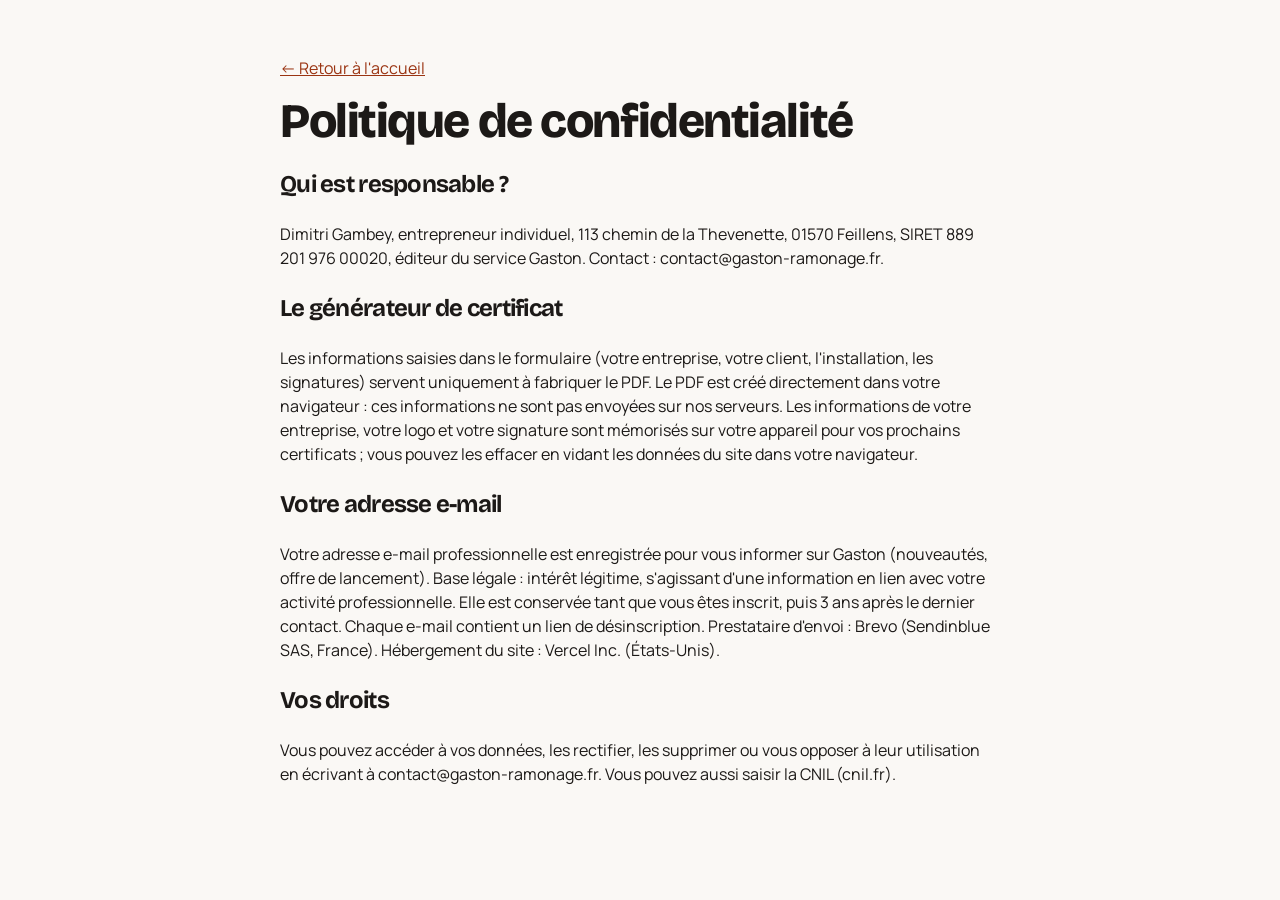
<file: confidentialite.html>
<!doctype html>
<html lang="fr">
<head>
<meta charset="utf-8">
<meta name="viewport" content="width=device-width, initial-scale=1">
<title>Confidentialité | Gaston</title>
<link rel="icon" href="/favicon.svg" type="image/svg+xml">
<link rel="apple-touch-icon" href="/apple-touch-icon.png">
<link rel="stylesheet" href="https://fonts.googleapis.com/css2?family=Poppins:wght@500&display=swap">
<link rel="stylesheet" href="https://fonts.googleapis.com/css2?family=Bricolage+Grotesque:opsz,wght@12..96,800&family=Manrope:wght@400;600;700&display=swap">
<link rel="stylesheet" href="styles.css">
</head>
<body>
<main class="wrap" style="max-width: 760px; padding-top: 40px; padding-bottom: 64px;">
<p><a href="/">← Retour à l'accueil</a></p>
<h1>Politique de confidentialité</h1>

<h2>Qui est responsable ?</h2>
<p>Dimitri Gambey, entrepreneur individuel, 113 chemin de la Thevenette, 01570 Feillens, SIRET 889 201 976 00020, éditeur du service Gaston. Contact : contact@gaston-ramonage.fr.</p>

<h2>Le générateur de certificat</h2>
<p>Les informations saisies dans le formulaire (votre entreprise, votre client, l'installation, les signatures) servent uniquement à fabriquer le PDF. Le PDF est créé directement dans votre navigateur : ces informations ne sont pas envoyées sur nos serveurs. Les informations de votre entreprise, votre logo et votre signature sont mémorisés sur votre appareil pour vos prochains certificats ; vous pouvez les effacer en vidant les données du site dans votre navigateur.</p>

<h2>Votre adresse e-mail</h2>
<p>Votre adresse e-mail professionnelle est enregistrée pour vous informer sur Gaston (nouveautés, offre de lancement). Base légale : intérêt légitime, s'agissant d'une information en lien avec votre activité professionnelle. Elle est conservée tant que vous êtes inscrit, puis 3 ans après le dernier contact. Chaque e-mail contient un lien de désinscription. Prestataire d'envoi : Brevo (Sendinblue SAS, France). Hébergement du site : Vercel Inc. (États-Unis).</p>

<h2>Vos droits</h2>
<p>Vous pouvez accéder à vos données, les rectifier, les supprimer ou vous opposer à leur utilisation en écrivant à contact@gaston-ramonage.fr. Vous pouvez aussi saisir la CNIL (cnil.fr).</p>
</main>
</body>
</html>
</file>
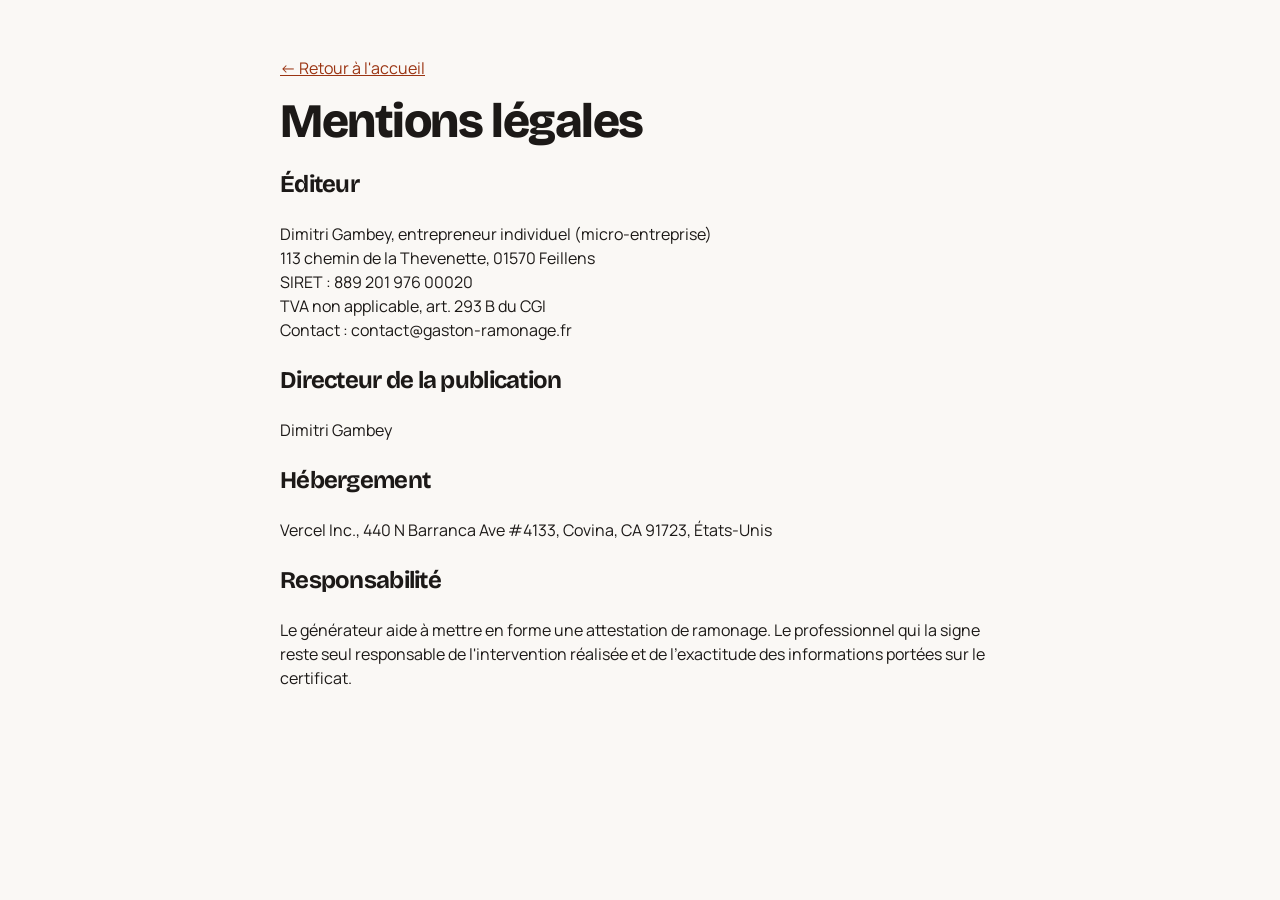
<file: mentions-legales.html>
<!doctype html>
<html lang="fr">
<head>
<meta charset="utf-8">
<meta name="viewport" content="width=device-width, initial-scale=1">
<title>Mentions légales | Gaston</title>
<link rel="icon" href="/favicon.svg" type="image/svg+xml">
<link rel="apple-touch-icon" href="/apple-touch-icon.png">
<link rel="stylesheet" href="https://fonts.googleapis.com/css2?family=Poppins:wght@500&display=swap">
<link rel="stylesheet" href="https://fonts.googleapis.com/css2?family=Bricolage+Grotesque:opsz,wght@12..96,800&family=Manrope:wght@400;600;700&display=swap">
<link rel="stylesheet" href="styles.css">
</head>
<body>
<main class="wrap" style="max-width: 760px; padding-top: 40px; padding-bottom: 64px;">
<p><a href="/">← Retour à l'accueil</a></p>
<h1>Mentions légales</h1>
<h2>Éditeur</h2>
<p>Dimitri Gambey, entrepreneur individuel (micro-entreprise)<br>113 chemin de la Thevenette, 01570 Feillens<br>SIRET : 889 201 976 00020<br>TVA non applicable, art. 293 B du CGI<br>Contact : contact@gaston-ramonage.fr</p>
<h2>Directeur de la publication</h2>
<p>Dimitri Gambey</p>
<h2>Hébergement</h2>
<p>Vercel Inc., 440 N Barranca Ave #4133, Covina, CA 91723, États-Unis</p>
<h2>Responsabilité</h2>
<p>Le générateur aide à mettre en forme une attestation de ramonage. Le professionnel qui la signe reste seul responsable de l'intervention réalisée et de l'exactitude des informations portées sur le certificat.</p>
</main>
</body>
</html>
</file>
<file: landing.css>
/* Page d'accueil : la plupart des styles sont dans le HTML ; ici les bases et la réservation. */
* { box-sizing: border-box; }
body { margin: 0; background: #FAF8F5; color: #1C1917; font-family: 'Manrope', system-ui, sans-serif; }
a { color: #9A3412; }
a:hover { color: #7C2D12; }
a:focus-visible, button:focus-visible, summary:focus-visible, input:focus-visible { outline: 3px solid rgba(194, 65, 12, 0.45); outline-offset: 2px; }
h1, h2 { text-wrap: balance; }
summary { cursor: pointer; }
img, svg { max-width: 100%; }

.final { padding: 0 20px 80px; }
.final-box { max-width: 1200px; margin: 0 auto; background: #1C1917; color: #FAF8F5; border-radius: 32px; padding: clamp(28px, 6vw, 64px) clamp(20px, 5vw, 56px); display: flex; flex-wrap: wrap; gap: 32px; align-items: center; }
.final-text { flex: 1 1 420px; min-width: 0; display: flex; flex-direction: column; gap: 14px; }
.final-text h2 { margin: 0; font-family: 'Bricolage Grotesque', sans-serif; font-weight: 800; font-size: clamp(30px, 6vw, 44px); line-height: 1.08; letter-spacing: -0.03em; }
.final-text p { margin: 0; font-size: 18px; line-height: 1.6; color: #D6D3D1; }
.final-offer { color: #FDBA74 !important; font-weight: 700; font-size: 16px !important; }
.final-link { color: #FDBA74; font-weight: 700; }
.final-link:hover { color: #FED7AA; }
.final-form { flex: 1 1 320px; display: flex; flex-direction: column; gap: 10px; background: #292524; border-radius: 22px; padding: 24px; }
.final-form label { font-weight: 700; font-size: 14px; color: #E7E5E4; }
.final-form input { font: inherit; font-size: 16px; padding: 14px; border-radius: 12px; border: 1.5px solid #57534E; background: #1C1917; color: #FAF8F5; min-height: 50px; }
.final-form input::placeholder { color: #A8A29E; }
.final-form input.invalid { border-color: #F87171; }
.final-form button { font: inherit; font-weight: 700; font-size: 17px; background: #C2410C; color: #fff; border: 0; border-radius: 14px; padding: 15px; min-height: 52px; cursor: pointer; }
.final-form button:hover { background: #EA580C; }
.final-form button:disabled { opacity: 0.6; cursor: wait; }
#fondateur-status { margin: 0; font-weight: 700; font-size: 15px; color: #86EFAC; }
#fondateur-status.error { color: #FCA5A5; }
.final-small { margin: 0; font-size: 13px; color: #A8A29E; }
.final-small a { color: #FDBA74; }

@media (prefers-reduced-motion: reduce) { * { scroll-behavior: auto !important; } }
html { scroll-behavior: smooth; }

.gains { display: grid; grid-template-columns: repeat(auto-fit, minmax(260px, 1fr)); gap: 20px; }
.gain { background: #FFFFFF; border: 1px solid #ECE7E1; border-radius: 22px; padding: 28px; display: flex; flex-direction: column; gap: 12px; }
.gain h3 { margin: 0; font-size: 21px; font-weight: 800; letter-spacing: -0.01em; }
.gain p { margin: 0; font-size: 16px; line-height: 1.6; color: #44403C; }
.gain-k { width: 48px; height: 48px; border-radius: 14px; background: #FFEDD5; color: #C2410C; display: inline-flex; align-items: center; justify-content: center; font-size: 24px; font-weight: 800; }
.gain-hl { background: #C2410C; border-color: #C2410C; }
.gain-hl h3, .gain-hl p { color: #FFFFFF; }
.gain-hl .gain-k { background: rgba(255,255,255,0.18); color: #FFFFFF; }
.calc { background: #1C1917; color: #FAF8F5; border-radius: 28px; padding: clamp(24px, 5vw, 44px); display: flex; flex-wrap: wrap; gap: 36px; }
.calc-text { flex: 1 1 340px; min-width: 0; display: flex; flex-direction: column; gap: 10px; }
.calc-text h3 { margin: 0; font-family: 'Bricolage Grotesque', sans-serif; font-size: clamp(26px, 5vw, 34px); font-weight: 800; letter-spacing: -0.02em; }
.calc-text p { margin: 0 0 8px; color: #D6D3D1; }
.calc-text label { font-size: 15px; color: #E7E5E4; margin-top: 8px; }
.calc-text label b { color: #FDBA74; }
.calc input[type=range] { width: 100%; accent-color: #FB923C; min-height: 32px; }
.calc-res { flex: 1 1 300px; min-width: 0; background: #292524; border-radius: 22px; padding: 26px; display: flex; flex-direction: column; gap: 18px; }
.calc-big { display: block; font-family: 'Bricolage Grotesque', sans-serif; font-weight: 800; font-size: clamp(40px, 8vw, 56px); color: #FB923C; line-height: 1; font-variant-numeric: tabular-nums; }
.calc-lbl { display: block; margin-top: 6px; color: #D6D3D1; font-size: 15px; }
.calc-cmp { font-size: 16px; line-height: 1.5; color: #F5F5F4; border-top: 1px solid #44403C; padding-top: 16px; }
.calc-note { margin: 0; font-size: 12px; line-height: 1.5; color: #A8A29E; }
.calc-cta { text-align: center; background: #C2410C; color: #fff !important; text-decoration: none; font-weight: 700; padding: 15px; border-radius: 14px; }
.calc-cta:hover { background: #EA580C; }
</file>
<file: styles.css>
:root {
  --ink: #1C1917;
  --ink-2: #44403C;
  --muted: #57534E;
  --line: #ECE7E1;
  --field: #D6D3D1;
  --ground: #FAF8F5;
  --orange: #C2410C;
  --orange-dark: #9A3412;
  --orange-soft: #FFEDD5;
  --green: #166534;
  --green-soft: #F0FDF4;
}
* { box-sizing: border-box; }
body { margin: 0; background: var(--ground); color: var(--ink); font-family: 'Manrope', system-ui, sans-serif; font-size: 16px; line-height: 1.5; }
a { color: var(--orange-dark); }
.wrap { max-width: 1160px; margin: 0 auto; padding: 0 20px; }
h1, h2, .dark-title { font-family: 'Bricolage Grotesque', sans-serif; letter-spacing: -0.03em; }

.topbar { border-bottom: 1px solid var(--line); background: var(--ground); }
.topbar-inner { display: flex; justify-content: space-between; align-items: center; gap: 12px; padding-top: 14px; padding-bottom: 14px; }
.brand { display: flex; align-items: center; gap: 10px; color: var(--ink); text-decoration: none; font-family: 'Poppins', 'Manrope', sans-serif; font-weight: 500; font-size: 23px; letter-spacing: -0.02em; }
.topbar-cta { font-weight: 700; font-size: 15px; text-decoration: none; padding: 10px 14px; border-radius: 12px; background: var(--orange-soft); color: var(--orange-dark); }

.intro { padding: 40px 0 28px; max-width: 760px; }
.pill { display: inline-block; margin: 0 0 14px; background: var(--orange-soft); color: var(--orange-dark); font-size: 14px; font-weight: 700; padding: 7px 13px; border-radius: 999px; }
h1 { margin: 0 0 12px; font-size: clamp(32px, 6vw, 48px); line-height: 1.05; font-weight: 800; }
.lead { margin: 0; font-size: 18px; color: var(--ink-2); }

.layout { display: flex; flex-wrap: wrap; gap: 24px; align-items: flex-start; padding-bottom: 64px; }
.col-main { flex: 999 1 560px; min-width: 0; display: flex; flex-direction: column; gap: 20px; }
.col-side { flex: 1 1 320px; display: flex; flex-direction: column; gap: 20px; }

.card { background: #fff; border: 1px solid var(--line); border-radius: 22px; padding: 24px; margin: 0; min-width: 0; display: flex; flex-direction: column; gap: 14px; }
fieldset.card { display: block; }
fieldset.card > * + * { margin-top: 14px; }
legend { font-weight: 700; font-size: 18px; padding: 0; float: left; width: 100%; margin-bottom: 4px; }
legend + * { clear: both; }
.grid { display: grid; grid-template-columns: repeat(2, minmax(0, 1fr)); gap: 14px; }
.span2 { grid-column: 1 / -1; }
@media (max-width: 560px) { .grid { grid-template-columns: minmax(0, 1fr); } .card { padding: 18px; } }

label { display: flex; flex-direction: column; gap: 6px; font-size: 14px; font-weight: 700; color: var(--ink-2); }
input, select, textarea { font: inherit; font-size: 16px; font-weight: 500; color: var(--ink); padding: 12px 14px; border: 1.5px solid var(--field); border-radius: 12px; background: #fff; min-height: 48px; width: 100%; }
textarea { resize: vertical; }
input:focus, select:focus, textarea:focus { outline: 3px solid rgba(194, 65, 12, 0.25); border-color: var(--orange); }
input.invalid, select.invalid { border-color: #B91C1C; }
.hint { margin: 0; font-size: 13px; font-weight: 500; color: var(--muted); }
.small { margin: 0; font-size: 13px; color: var(--muted); }

.check-ok { flex-direction: row; align-items: center; gap: 12px; background: var(--green-soft); color: var(--green); padding: 14px 16px; border-radius: 14px; font-size: 16px; min-height: 48px; }
.check-ok input { width: 24px; height: 24px; min-height: 0; accent-color: #16A34A; flex: none; }

.logo-row { display: flex; flex-wrap: wrap; align-items: center; gap: 12px; }
.logo-row .file-label { width: 100%; }
.logo-row input[type=file] { flex: 1 1 220px; border-style: dashed; padding: 10px; }
#logo-preview { max-height: 48px; max-width: 140px; object-fit: contain; }

.sigs { display: grid; grid-template-columns: repeat(2, minmax(0, 1fr)); gap: 16px; }
@media (max-width: 560px) { .sigs { grid-template-columns: minmax(0, 1fr); } }
.sig { display: flex; flex-direction: column; gap: 6px; }
.sig-label { font-size: 14px; font-weight: 700; color: var(--ink-2); }
.sig-pad { width: 100%; height: 150px; border: 1.5px dashed var(--field); border-radius: 14px; background: #fff; touch-action: none; cursor: crosshair; }
.link { align-self: flex-start; background: none; border: 0; padding: 8px 0; font: inherit; font-size: 14px; font-weight: 700; color: var(--orange-dark); cursor: pointer; text-decoration: underline; min-height: 44px; }

.col-side h2 { margin: 0; font-size: 22px; }
.sticky { position: sticky; top: 16px; }
@media (max-width: 900px) { .sticky { position: static; } }
.btn-primary { font: inherit; font-weight: 700; font-size: 17px; background: var(--orange); color: #fff; border: 0; border-radius: 14px; padding: 16px; min-height: 52px; cursor: pointer; }
.btn-primary:hover { background: var(--orange-dark); }
.btn-primary:disabled { opacity: 0.6; cursor: wait; }
.errors { margin: 0; background: #FEF2F2; color: #991B1B; border-radius: 12px; padding: 12px 14px; font-size: 14px; font-weight: 600; }
.done { margin: 0; background: var(--green-soft); color: var(--green); border-radius: 12px; padding: 12px 14px; font-size: 14px; font-weight: 700; }

.dark { background: var(--ink); color: #FAF8F5; border: 0; }
.dark p { margin: 0; color: #D6D3D1; font-size: 15px; }
.dark .dark-title { color: #FAF8F5; font-weight: 800; font-size: 22px; line-height: 1.2; }
.dark .price strong { color: #FDBA74; font-size: 20px; }
.btn-light { align-self: flex-start; background: #fff; color: var(--ink); text-decoration: none; font-weight: 700; padding: 12px 18px; border-radius: 12px; }

.footer { border-top: 1px solid var(--line); }
.footer-inner { display: flex; flex-wrap: wrap; justify-content: space-between; gap: 12px; padding-top: 24px; padding-bottom: 24px; font-size: 14px; color: var(--muted); }
.footer nav { display: flex; gap: 18px; }
</file>
